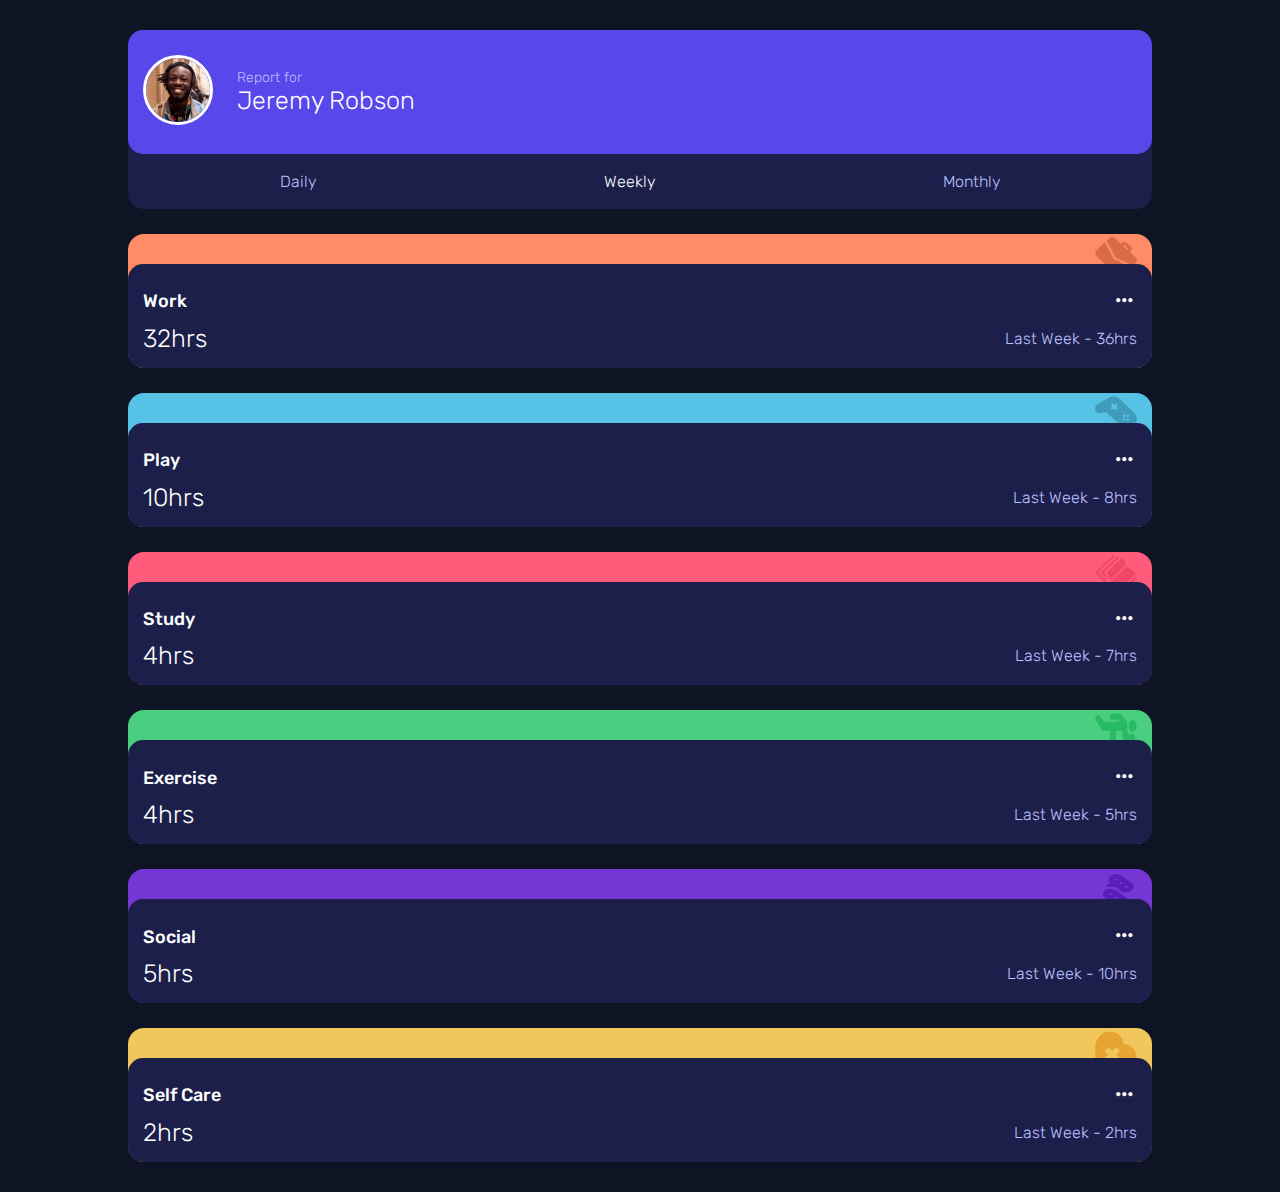
<file: index.html>
<!DOCTYPE html>
<html lang="en">
<head>
  <meta charset="UTF-8">
  <meta name="viewport" content="width=device-width, initial-scale=1.0"> <!-- displays site properly based on user's device -->

  <link rel="icon" type="image/png" sizes="32x32" href="./images/favicon-32x32.png">
  <link href='https://unpkg.com/boxicons@2.0.9/css/boxicons.min.css' rel='stylesheet'>
  <link rel="stylesheet" href="style.css">
  
  <title>Frontend Mentor | Time tracking dashboard</title>

</head>
<body>
  <section>
    <div class="main-card">
        <div class="main-card-info">
            <div class="profile-pic">
                <img src="images/image-jeremy.png" alt="profile-pic">
            </div>
            <div class="profile-info">
             <p>Report for </p> 
             <h1>Jeremy Robson</h1>
            </div> 
        </div>
        <ul class="date">
            <li><a href="daily.html">Daily</a></li>
            <li><a href="index.html" class="active">Weekly</a></li>
            <li><a href="monthly.html">Monthly</a></li>
        </ul>
    </div>
  </section>
    
   <main>
       <section class="card" id="work">
          <div class="img-container">
              <img src="images/icon-work.svg" alt="work">
          </div>
           <div class="card-info">
               <p class="card-title">
                   Work
                   <i class='bx bx-dots-horizontal-rounded bx-sm'></i>
               </p>
               <div class="time">
                   <h1>32hrs</h1>
                   <p class="previous">Last Week - 36hrs</p>
               </div>
           </div>
       </section>
       
        <section class="card" id="play">
          <div class="img-container">
              <img src="images/icon-play.svg" alt="work">
          </div>
           <div class="card-info">
               <p class="card-title">
                   Play
                   <i class='bx bx-dots-horizontal-rounded bx-sm'></i>
               </p>
               <div class="time">
                   <h1>10hrs</h1>
                   <p class="previous">Last Week - 8hrs</p>
               </div>
           </div>
       </section>
       
        <section class="card" id="study">
          <div class="img-container">
              <img src="images/icon-study.svg" alt="work">
          </div>
           <div class="card-info">
               <p class="card-title">
                   Study
                   <i class='bx bx-dots-horizontal-rounded bx-sm'></i>
               </p>
               <div class="time">
                   <h1>4hrs</h1>
                   <p class="previous">Last Week - 7hrs</p>
               </div>
           </div>
       </section>
       
        <section class="card" id="exercise">
          <div class="img-container">
              <img src="images/icon-exercise.svg" alt="exercise">
          </div>
           <div class="card-info">
               <p class="card-title">
                   Exercise
                   <i class='bx bx-dots-horizontal-rounded bx-sm'></i>
               </p>
               <div class="time">
                   <h1>4hrs</h1>
                   <p class="previous">Last Week - 5hrs</p>
               </div>
           </div>
       </section>
       
        <section class="card" id="social">
          <div class="img-container">
              <img src="images/icon-social.svg" alt="social">
          </div>
           <div class="card-info">
               <p class="card-title">
                   Social
                   <i class='bx bx-dots-horizontal-rounded bx-sm'></i>
               </p>
               <div class="time">
                   <h1>5hrs</h1>
                   <p class="previous">Last Week - 10hrs</p>
               </div>
           </div>
       </section>
       
        <section class="card" id="self-care">
          <div class="img-container">
              <img src="images/icon-self-care.svg" alt="self-care">
          </div>
           <div class="card-info">
               <p class="card-title">
                   Self Care
                   <i class='bx bx-dots-horizontal-rounded bx-sm'></i>
               </p>
               <div class="time">
                   <h1>2hrs</h1>
                   <p class="previous">Last Week - 2hrs</p>
               </div>
           </div>
       </section>
    </main>
    


  
<!--
  <footer class="attribution">
    Challenge by <a href="https://www.frontendmentor.io?ref=challenge" target="_blank">Frontend Mentor</a>. 
    Coded by <a href="#">Oluwafemi Olukoya</a>.
  </footer>
-->
</body>
</html>
</file>
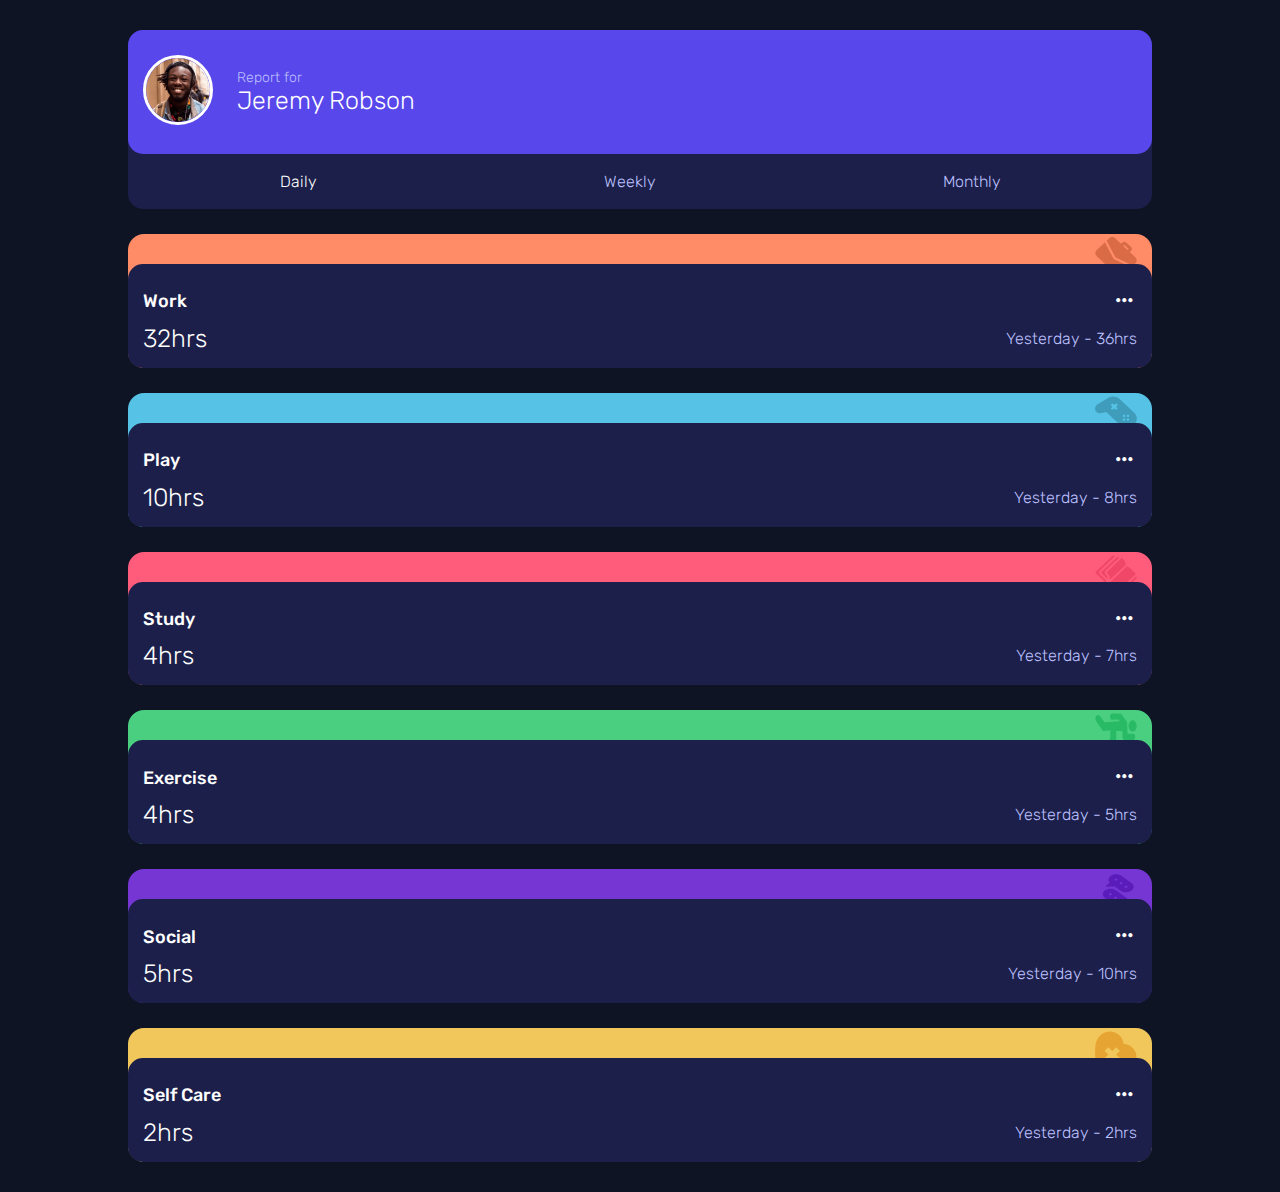
<file: daily.html>
<!DOCTYPE html>
<html lang="en">
<head>
  <meta charset="UTF-8">
  <meta name="viewport" content="width=device-width, initial-scale=1.0"> <!-- displays site properly based on user's device -->

  <link rel="icon" type="image/png" sizes="32x32" href="./images/favicon-32x32.png">
  <link href='https://unpkg.com/boxicons@2.0.9/css/boxicons.min.css' rel='stylesheet'>
  <link rel="stylesheet" href="style.css">
  
  <title>Frontend Mentor | Time tracking dashboard</title>

</head>
<body>
 
  <section class="main-card">
           <div class="main-card-info">
               <div class="profile-pic">
                   <img src="images/image-jeremy.png" alt="profile-pic">
               </div>
               <div class="profile-info">
                <p>Report for </p> 
                <h1>Jeremy Robson</h1>
               </div> 
           </div>
           <ul class="date">
               <li><a href="daily.html" class="active">Daily</a></li>
               <li><a href="index.html">Weekly</a></li>
               <li><a href="monthly.html">Monthly</a></li>
           </ul>
       </section>
   
   <main>
       
       <section class="card" id="work">
          <div class="img-container">
              <img src="images/icon-work.svg" alt="work">
          </div>
           <div class="card-info">
               <p class="card-title">
                   Work
                   <i class='bx bx-dots-horizontal-rounded bx-sm'></i>
               </p>
               <div class="time">
                   <h1>32hrs</h1>
                   <p class="previous">Yesterday - 36hrs</p>
               </div>
           </div>
       </section>
       
        <section class="card" id="play">
          <div class="img-container">
              <img src="images/icon-play.svg" alt="work">
          </div>
           <div class="card-info">
               <p class="card-title">
                   Play
                   <i class='bx bx-dots-horizontal-rounded bx-sm'></i>
               </p>
               <div class="time">
                   <h1>10hrs</h1>
                   <p class="previous">Yesterday - 8hrs</p>
               </div>
           </div>
       </section>
       
        <section class="card" id="study">
          <div class="img-container">
              <img src="images/icon-study.svg" alt="work">
          </div>
           <div class="card-info">
               <p class="card-title">
                   Study
                   <i class='bx bx-dots-horizontal-rounded bx-sm'></i>
               </p>
               <div class="time">
                   <h1>4hrs</h1>
                   <p class="previous">Yesterday - 7hrs</p>
               </div>
           </div>
       </section>
       
        <section class="card" id="exercise">
          <div class="img-container">
              <img src="images/icon-exercise.svg" alt="exercise">
          </div>
           <div class="card-info">
               <p class="card-title">
                   Exercise
                   <i class='bx bx-dots-horizontal-rounded bx-sm'></i>
               </p>
               <div class="time">
                   <h1>4hrs</h1>
                   <p class="previous">Yesterday - 5hrs</p>
               </div>
           </div>
       </section>
       
        <section class="card" id="social">
          <div class="img-container">
              <img src="images/icon-social.svg" alt="social">
          </div>
           <div class="card-info">
               <p class="card-title">
                   Social
                   <i class='bx bx-dots-horizontal-rounded bx-sm'></i>
               </p>
               <div class="time">
                   <h1>5hrs</h1>
                   <p class="previous">Yesterday - 10hrs</p>
               </div>
           </div>
       </section>
       
        <section class="card" id="self-care">
          <div class="img-container">
              <img src="images/icon-self-care.svg" alt="self-care">
          </div>
           <div class="card-info">
               <p class="card-title">
                   Self Care
                   <i class='bx bx-dots-horizontal-rounded bx-sm'></i>
               </p>
               <div class="time">
                   <h1>2hrs</h1>
                   <p class="previous">Yesterday - 2hrs</p>
               </div>
           </div>
       </section>
    </main>
    


  

<!--
  <footer class="attribution">
    Challenge by <a href="https://www.frontendmentor.io?ref=challenge" target="_blank">Frontend Mentor</a>. 
    Coded by <a href="#">Oluwafemi Olukoya</a>.
  </footer>
-->
</body>
</html>
</file>
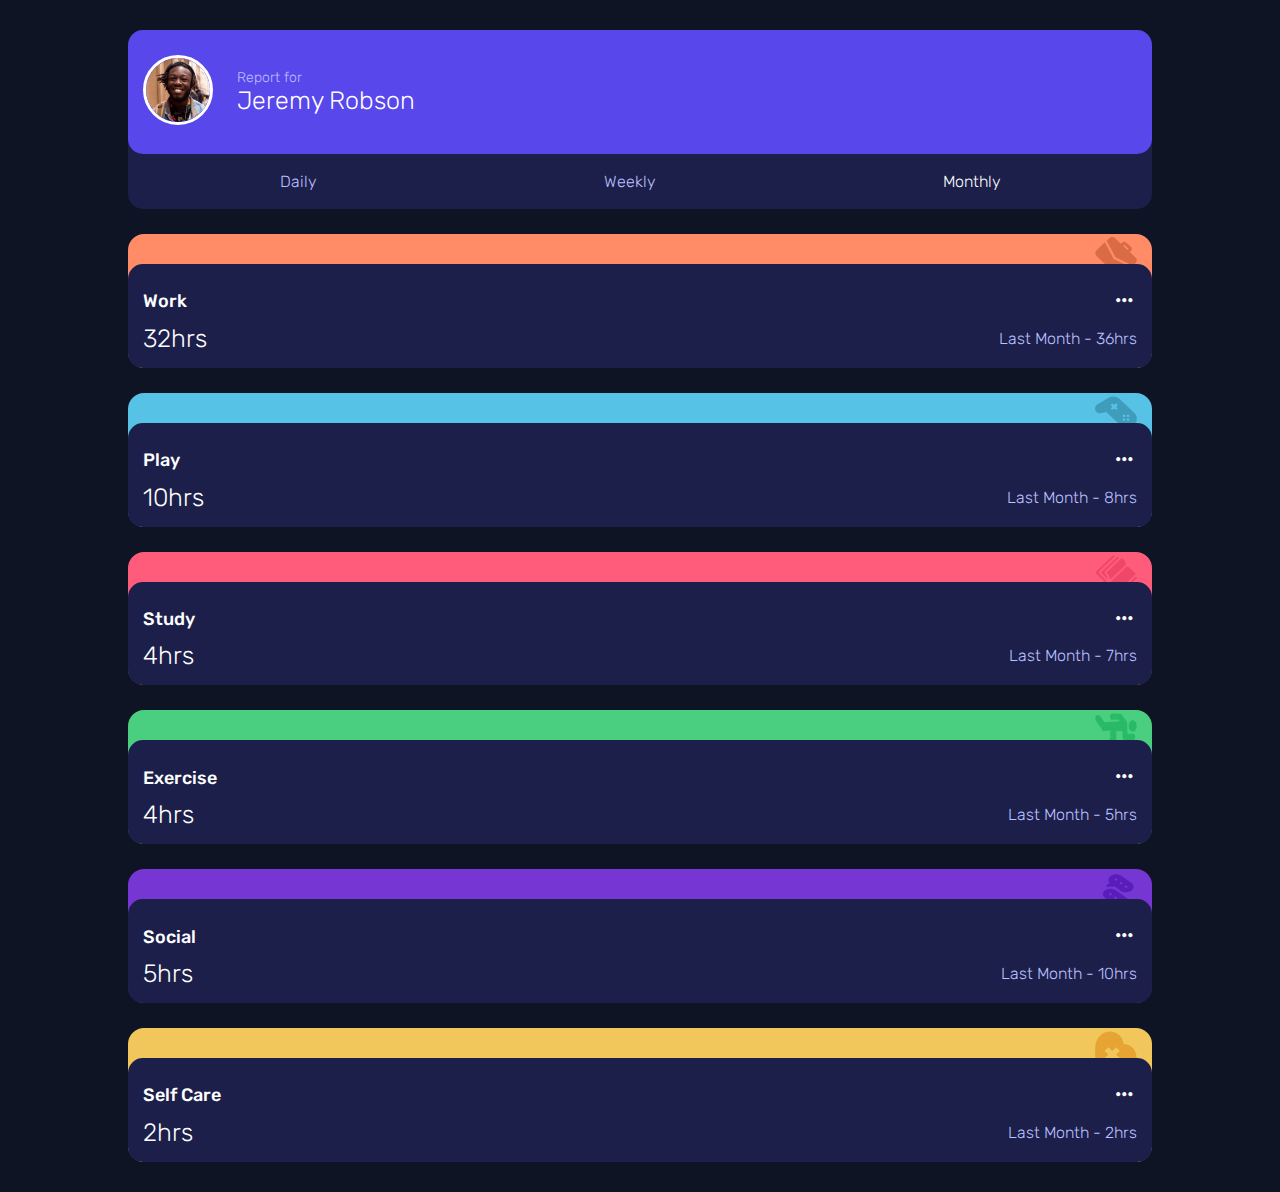
<file: monthly.html>
<!DOCTYPE html>
<html lang="en">
<head>
  <meta charset="UTF-8">
  <meta name="viewport" content="width=device-width, initial-scale=1.0"> <!-- displays site properly based on user's device -->

  <link rel="icon" type="image/png" sizes="32x32" href="./images/favicon-32x32.png">
  <link href='https://unpkg.com/boxicons@2.0.9/css/boxicons.min.css' rel='stylesheet'>
  <link rel="stylesheet" href="style.css">
  <title>Frontend Mentor | Time tracking dashboard</title>
  
</head>
<body>
  
   <section class="main-card">
           <div class="main-card-info">
               <div class="profile-pic">
                   <img src="images/image-jeremy.png" alt="profile-pic">
               </div>
               <div class="profile-info">
                <p>Report for </p> 
                <h1>Jeremy Robson</h1>
               </div> 
           </div>
           <ul class="date">
               <li><a href="daily.html">Daily</a></li>
               <li><a href="index.html">Weekly</a></li>
               <li><a href="monthly.html" class="active">Monthly</a></li>
           </ul>
    </section>
    
   <main>   
       <section class="card" id="work">
          <div class="img-container">
              <img src="images/icon-work.svg" alt="work">
          </div>
           <div class="card-info">
               <p class="card-title">
                   Work
                   <i class='bx bx-dots-horizontal-rounded bx-sm'></i>
               </p>
               <div class="time">
                   <h1>32hrs</h1>
                   <p class="previous">Last Month - 36hrs</p>
               </div>
           </div>
       </section>
       
        <section class="card" id="play">
          <div class="img-container">
              <img src="images/icon-play.svg" alt="work">
          </div>
           <div class="card-info">
               <p class="card-title">
                   Play
                   <i class='bx bx-dots-horizontal-rounded bx-sm'></i>
               </p>
               <div class="time">
                   <h1>10hrs</h1>
                   <p class="previous">Last Month - 8hrs</p>
               </div>
           </div>
       </section>
       
        <section class="card" id="study">
          <div class="img-container">
              <img src="images/icon-study.svg" alt="work">
          </div>
           <div class="card-info">
               <p class="card-title">
                   Study
                   <i class='bx bx-dots-horizontal-rounded bx-sm'></i>
               </p>
               <div class="time">
                   <h1>4hrs</h1>
                   <p class="previous">Last Month - 7hrs</p>
               </div>
           </div>
       </section>
       
        <section class="card" id="exercise">
          <div class="img-container">
              <img src="images/icon-exercise.svg" alt="exercise">
          </div>
           <div class="card-info">
               <p class="card-title">
                   Exercise
                   <i class='bx bx-dots-horizontal-rounded bx-sm'></i>
               </p>
               <div class="time">
                   <h1>4hrs</h1>
                   <p class="previous">Last Month - 5hrs</p>
               </div>
           </div>
       </section>
       
        <section class="card" id="social">
          <div class="img-container">
              <img src="images/icon-social.svg" alt="social">
          </div>
           <div class="card-info">
               <p class="card-title">
                   Social
                   <i class='bx bx-dots-horizontal-rounded bx-sm'></i>
               </p>
               <div class="time">
                   <h1>5hrs</h1>
                   <p class="previous">Last Month - 10hrs</p>
               </div>
           </div>
       </section>
       
        <section class="card" id="self-care">
          <div class="img-container">
              <img src="images/icon-self-care.svg" alt="self-care">
          </div>
           <div class="card-info">
               <p class="card-title">
                   Self Care
                   <i class='bx bx-dots-horizontal-rounded bx-sm'></i>
               </p>
               <div class="time">
                   <h1>2hrs</h1>
                   <p class="previous">Last Month - 2hrs</p>
               </div>
           </div>
       </section>
    </main>
    


  
<!--
  <footer class="attribution">
    Challenge by <a href="https://www.frontendmentor.io?ref=challenge" target="_blank">Frontend Mentor</a>. 
    Coded by <a href="#">Oluwafemi Olukoya</a>.
  </footer>
-->
</body>
</html>
</file>
<file: style.css>
@import url("https://fonts.googleapis.com/css2?family=Rubik:wght@300;400;500&display=swap");
:root {
  --bg: hsl(226, 43%, 10%);
  --card: hsl(235, 46%, 20%);
  --profile-blue: hsl(246, 80%, 60%);
  --orange: hsl(15, 100%, 70%);
  --soft-blue: hsl(195, 74%, 62%);
  --light-red: hsl(348, 100%, 68%);
  --lime-green: hsl(145, 58%, 55%);
  --violet: hsl(264, 64%, 52%);
  --light-orange: hsl(43, 84%, 65%);
  --hover-blue: hsl(235, 45%, 61%);
  --text-color: hsl(158, 73%, 139%);
  --font-color: hsl(236, 100%, 87%);
}

* {
  margin: 0;
  padding: 0;
  box-sizing: border-box;
  font-family: "Rubik", sans serif;
  font-weight: 300;
}

body {
  width: 80%;
  margin: 30px auto;
  background-color: var(--bg);
  color: white;
}

h1 {
  font-weight: 300;
  font-size: 25px;
}

a {
  text-decoration: none;
  color: var(--font-color);
}

/*
.attribution {
  font-size: 11px;
  text-align: center;
}
.attribution a {
  color: hsl(228, 45%, 44%);
}
*/

.main-card {
  border-radius: 0 0 15px 15px;
  background-color: var(--card);
  border-radius: 15px;
}

.main-card-info {
  background-color: var(--profile-blue);
  padding: 15px;
  border-radius: 15px;
  display: flex;
  align-items: center;
}

.profile-pic img {
  border-radius: 50%;
  border: 3px solid white;
  height: 70px;
  width: 70px;
}

.profile-info {
  margin: 24px;
}

.profile-info p {
  color: var(--font-color);
  font-size: 14px;
}

.date {
  padding: 8px;
  display: flex;
  justify-content: space-around;
}

.date li {
  list-style-type: none;
  padding: 10px 0;
  cursor: pointer;
}

.date .active {
  color: white;
}

.date li a:hover {
  color: white;
}

.card {
  position: relative;
  border-radius: 16px;
  margin: 25px 0;
}

#work {
  background-color: var(--orange);
}

#play {
  background-color: var(--soft-blue);
}

#study {
  background-color: var(--light-red);
}

#exercise {
  background-color: var(--lime-green);
}

#social {
  background-color: var(--violet);
}

#self-care {
  background-color: var(--light-orange);
}

.img-container {
  height: 30px;
}

.card img {
  position: absolute;
  top: 3px;
  right: 15px;
  height: 40px;
  width: 42px;
}

.card-info {
  background-color: var(--card);
  padding: 15px;
  position: relative;
  border-radius: 15px;
  cursor: pointer;
  width: 100%;
}

.card-info:hover {
  background-color: var(--hover-blue);
}

.card-title {
  font-size: 18px;
  display: flex;
  justify-content: space-between;
  align-items: center;
  padding: 10px 0;
  font-weight: 500;
}

.card-title i {
  cursor: pointer;
}

.time {
  display: flex;
  align-items: center;
  justify-content: space-between;
}

.previous {
  color: var(--font-color);
}

/*Mobile 375px*/
@media only screen and (max-width: 375px) {
  .profile-pic img {
    height: 50px;
    width: 50px;
  }

  h1 {
    font-size: 20px;
  }

  .profile-info {
    margin: 10px;
  }
}

@media only screen and (min-width: 1300px) {
  body {
    display: flex;
    justify-content: center;
    align-items: center;
    min-height: 100vh;
  }
    
  h1 {
    font-size: 50px;
  } 
    
  .card {
    width: 260px; 
    margin: 15px;
  }
    
 .main-card{
      width: 250px;
     margin-right: 20px
    }
  .main-card-info {
    display: block;
  }

  .profile-info {
    margin: 30px 0 50px;
  } 
    

  .profile-pic img {
    height: 100px;
    width: 100px;
  }

  .date {
    display: block;
    padding: 20px;
  }
  .img-container {
  height: 50px;
}

.card img {
  top: -1px;
  height: 90px;
  width: 100px;
}

.card-info {
  padding: 22px;
}

  .card-info h1 {
    margin: 10px 0;
  }

  .time {
    display: block;
  }


  main {
     display: grid;
     grid-template-columns: repeat(3,1fr);
  }

   
}
</file>
